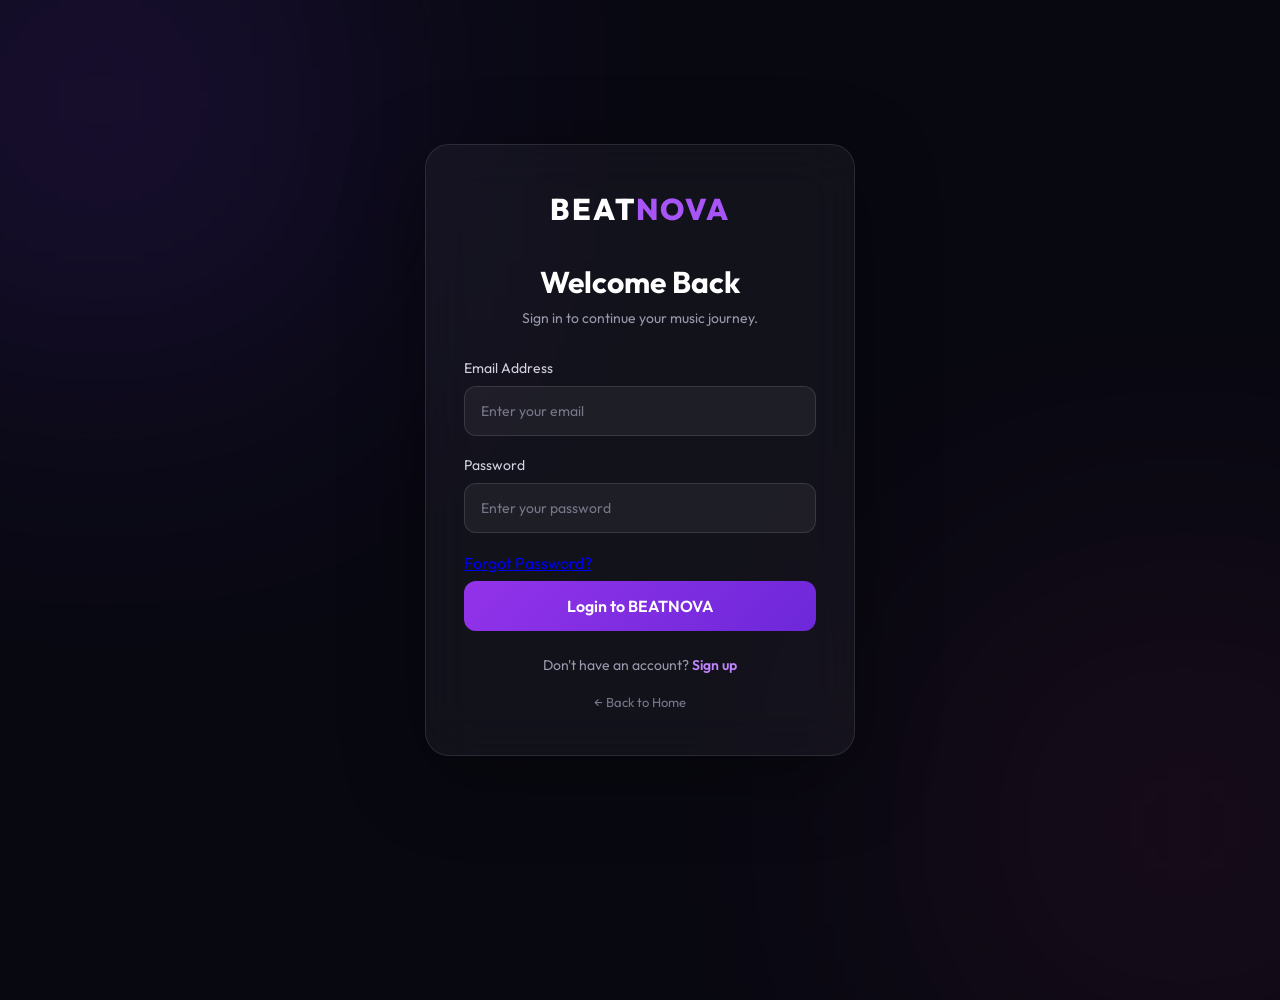
<file: templates/login.html>
<!DOCTYPE html>
<html lang="en">

<head>
    <meta charset="UTF-8">
    <meta name="viewport" content="width=device-width, initial-scale=1.0">
    <title>Login | BEATNOVA</title>

    <link href="https://fonts.googleapis.com/css2?family=Outfit:wght@300;400;500;600;700;800&display=swap"
        rel="stylesheet">

    <style>
        * {
            margin: 0;
            padding: 0;
            box-sizing: border-box;
            font-family: 'Outfit', sans-serif;
        }

        body {
            min-height: 100vh;
            display: flex;
            justify-content: center;
            align-items: center;
            background: #080811;
            color: white;
            overflow: hidden;
            padding: 20px;
        }

        .glow {
            position: absolute;
            width: 400px;
            height: 400px;
            background: #7c3aed;
            filter: blur(160px);
            opacity: 0.25;
            top: -100px;
            left: -100px;
        }

        .glow2 {
            position: absolute;
            width: 350px;
            height: 350px;
            background: #ec4899;
            filter: blur(160px);
            opacity: 0.15;
            bottom: -100px;
            right: -80px;
        }

        .login-card {
            position: relative;
            z-index: 1;
            width: 100%;
            max-width: 430px;
            padding: 45px 38px;
            border: 1px solid rgba(255, 255, 255, 0.1);
            border-radius: 24px;
            background: rgba(255, 255, 255, 0.045);
            backdrop-filter: blur(25px);
            box-shadow: 0 20px 80px rgba(0, 0, 0, 0.4);
            animation: appear 0.8s ease;
        }

        @keyframes appear {
            from {
                opacity: 0;
                transform: translateY(30px);
            }

            to {
                opacity: 1;
                transform: translateY(0);
            }
        }

        .logo {
            text-align: center;
            font-size: 30px;
            font-weight: 800;
            letter-spacing: 2px;
            margin-bottom: 35px;
        }

        .logo span {
            color: #a855f7;
        }

        h1 {
            text-align: center;
            font-size: 30px;
            margin-bottom: 8px;
        }

        .subtitle {
            text-align: center;
            color: #9999ad;
            font-size: 14px;
            margin-bottom: 32px;
        }

        .input-group {
            margin-bottom: 20px;
        }

        .input-group label {
            display: block;
            margin-bottom: 9px;
            font-size: 14px;
            color: #d1d1df;
        }

        .input-group input {
            width: 100%;
            padding: 15px 16px;
            border: 1px solid rgba(255, 255, 255, 0.12);
            border-radius: 12px;
            outline: none;
            background: rgba(255, 255, 255, 0.05);
            color: white;
            font-size: 14px;
            transition: 0.3s;
        }

        .input-group input:focus {
            border-color: #a855f7;
            box-shadow: 0 0 15px rgba(168, 85, 247, 0.2);
        }

        .input-group input::placeholder {
            color: #77778a;
        }

        .login-btn {
            width: 100%;
            padding: 15px;
            margin-top: 8px;
            border: none;
            border-radius: 12px;
            background: linear-gradient(135deg, #9333ea, #6d28d9);
            color: white;
            font-size: 16px;
            font-weight: 600;
            cursor: pointer;
            transition: 0.3s;
        }

        .login-btn:hover {
            transform: translateY(-2px);
            box-shadow: 0 8px 25px rgba(147, 51, 234, 0.4);
        }

        .signup-text {
            text-align: center;
            margin-top: 25px;
            color: #9999ad;
            font-size: 14px;
        }

        .signup-text a {
            color: #c084fc;
            text-decoration: none;
            font-weight: 600;
        }

        .back-link {
            display: block;
            text-align: center;
            margin-top: 20px;
            color: #77778a;
            text-decoration: none;
            font-size: 13px;
        }

        .back-link:hover {
            color: white;
        }

        @media (max-width: 480px) {
            .login-card {
                padding: 35px 24px;
            }
        }
    </style>
</head>

<body>

    <div class="glow"></div>
    <div class="glow2"></div>

    <div class="login-card">

        <div class="logo">BEAT<span>NOVA</span></div>

        <h1>Welcome Back</h1>
        <p class="subtitle">Sign in to continue your music journey.</p>

        <form action="/login" method="POST">

            <div class="input-group">
                <label for="email">Email Address</label>
                <input type="email" id="email" name="email" placeholder="Enter your email" required>
            </div>

            <div class="input-group">
                <label for="password">Password</label>
                <input type="password" id="password" name="password" placeholder="Enter your password" required>
            </div>
            <div class="forgot-password">
                <a href="/forgot-password">Forgot Password?</a>
            </div>

            <button type="submit" class="login-btn">
                Login to BEATNOVA
            </button>

        </form>

        <p class="signup-text">
            Don't have an account?
            <a href="/signup">Sign up</a>
        </p>

        <a href="/" class="back-link">← Back to Home</a>

    </div>
    <dialog id="deletePlaylistModal" class="delete-playlist-modal">

        <div class="delete-modal-icon">
            🗑
        </div>

        <h2>Delete Playlist?</h2>

        <p id="deletePlaylistMessage">
            Are you sure you want to delete this playlist?
        </p>

        <div class="delete-modal-actions">

            <button type="button" id="cancelDeletePlaylist" class="delete-cancel-btn">
                Cancel
            </button>

            <button type="button" id="confirmDeletePlaylist" class="delete-confirm-btn">
                Delete
            </button>

        </div>

    </dialog>

</body>

</html>
</file>
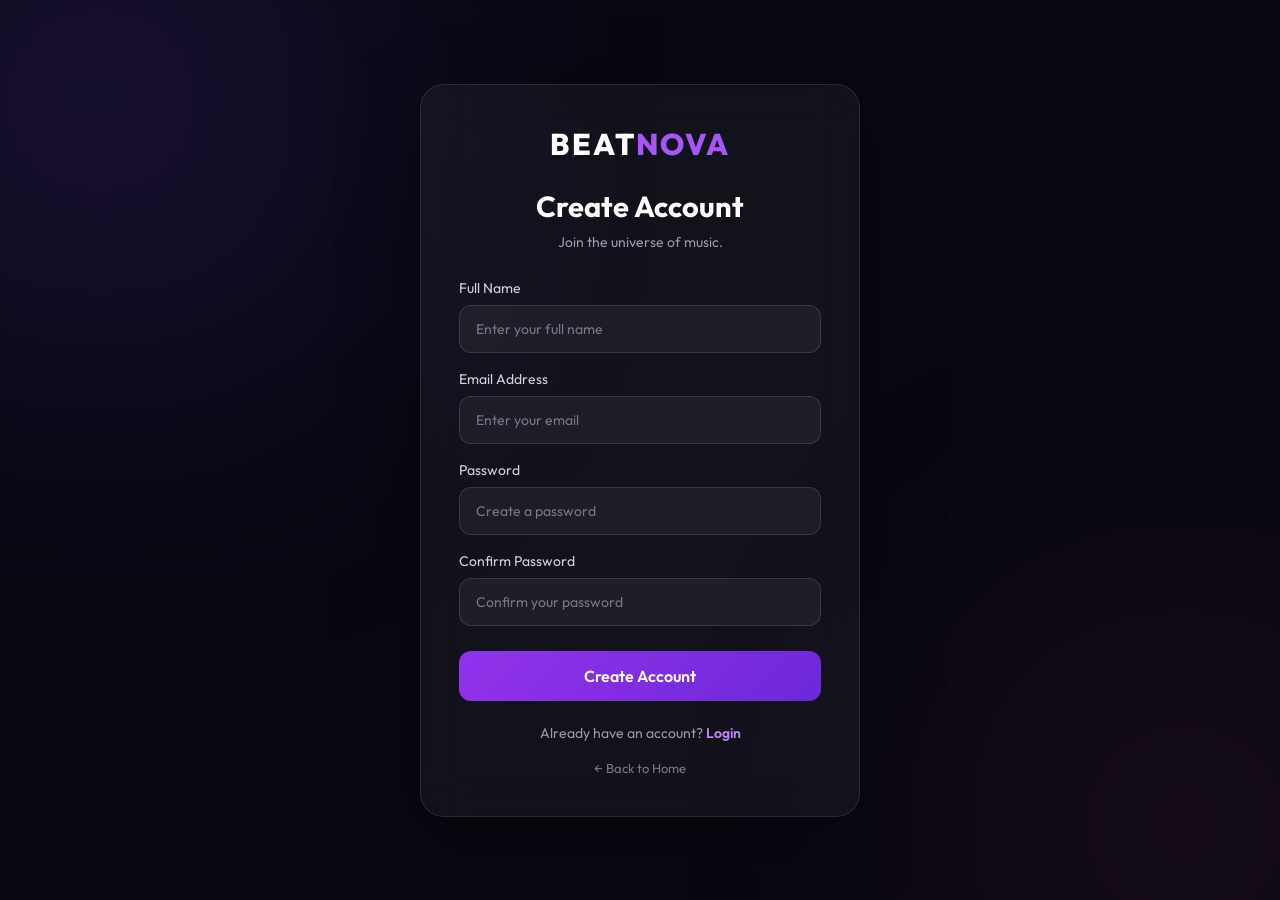
<file: templates/signup.html>
<!DOCTYPE html>
<html lang="en">
<head>
    <meta charset="UTF-8">
    <meta name="viewport" content="width=device-width, initial-scale=1.0">
    <title>Sign Up | BEATNOVA</title>

    <link href="https://fonts.googleapis.com/css2?family=Outfit:wght@300;400;500;600;700;800&display=swap" rel="stylesheet">

    <style>
        * {
            margin: 0;
            padding: 0;
            box-sizing: border-box;
            font-family: 'Outfit', sans-serif;
        }

        body {
            min-height: 100vh;
            display: flex;
            justify-content: center;
            align-items: center;
            background: #080811;
            color: white;
            padding: 30px 20px;
        }

        .glow {
            position: fixed;
            width: 400px;
            height: 400px;
            background: #7c3aed;
            filter: blur(160px);
            opacity: 0.25;
            top: -100px;
            left: -100px;
            pointer-events: none;
        }

        .glow2 {
            position: fixed;
            width: 350px;
            height: 350px;
            background: #ec4899;
            filter: blur(160px);
            opacity: 0.15;
            bottom: -100px;
            right: -80px;
            pointer-events: none;
        }

        .signup-card {
            position: relative;
            z-index: 1;
            width: 100%;
            max-width: 440px;
            padding: 40px 38px;
            border: 1px solid rgba(255,255,255,0.1);
            border-radius: 24px;
            background: rgba(255,255,255,0.045);
            backdrop-filter: blur(25px);
            box-shadow: 0 20px 80px rgba(0,0,0,0.4);
            animation: appear 0.8s ease;
        }

        @keyframes appear {
            from {
                opacity: 0;
                transform: translateY(30px);
            }
            to {
                opacity: 1;
                transform: translateY(0);
            }
        }

        .logo {
            text-align: center;
            font-size: 30px;
            font-weight: 800;
            letter-spacing: 2px;
            margin-bottom: 25px;
        }

        .logo span {
            color: #a855f7;
        }

        h1 {
            text-align: center;
            font-size: 29px;
            margin-bottom: 8px;
        }

        .subtitle {
            text-align: center;
            color: #9999ad;
            font-size: 14px;
            margin-bottom: 28px;
        }

        .input-group {
            margin-bottom: 17px;
        }

        .input-group label {
            display: block;
            margin-bottom: 8px;
            font-size: 14px;
            color: #d1d1df;
        }

        .input-group input {
            width: 100%;
            padding: 14px 16px;
            border: 1px solid rgba(255,255,255,0.12);
            border-radius: 12px;
            outline: none;
            background: rgba(255,255,255,0.05);
            color: white;
            font-size: 14px;
            transition: 0.3s;
        }

        .input-group input:focus {
            border-color: #a855f7;
            box-shadow: 0 0 15px rgba(168,85,247,0.2);
        }

        .input-group input::placeholder {
            color: #77778a;
        }

        .signup-btn {
            width: 100%;
            padding: 15px;
            margin-top: 8px;
            border: none;
            border-radius: 12px;
            background: linear-gradient(135deg, #9333ea, #6d28d9);
            color: white;
            font-size: 16px;
            font-weight: 600;
            cursor: pointer;
            transition: 0.3s;
        }

        .signup-btn:hover {
            transform: translateY(-2px);
            box-shadow: 0 8px 25px rgba(147,51,234,0.4);
        }

        .login-text {
            text-align: center;
            margin-top: 23px;
            color: #9999ad;
            font-size: 14px;
        }

        .login-text a {
            color: #c084fc;
            text-decoration: none;
            font-weight: 600;
        }

        .back-link {
            display: block;
            text-align: center;
            margin-top: 18px;
            color: #77778a;
            text-decoration: none;
            font-size: 13px;
        }

        .back-link:hover {
            color: white;
        }

        @media (max-width: 480px) {
            .signup-card {
                padding: 32px 24px;
            }
        }
    </style>
</head>

<body>

    <div class="glow"></div>
    <div class="glow2"></div>

    <div class="signup-card">

        <div class="logo">BEAT<span>NOVA</span></div>

        <h1>Create Account</h1>
        <p class="subtitle">Join the universe of music.</p>

        <form action="/signup" method="POST">

            <div class="input-group">
                <label for="name">Full Name</label>
                <input
                    type="text"
                    id="name"
                    name="name"
                    placeholder="Enter your full name"
                    required
                >
            </div>

            <div class="input-group">
                <label for="email">Email Address</label>
                <input
                    type="email"
                    id="email"
                    name="email"
                    placeholder="Enter your email"
                    required
                >
            </div>

            <div class="input-group">
                <label for="password">Password</label>
                <input
                    type="password"
                    id="password"
                    name="password"
                    placeholder="Create a password"
                    minlength="6"
                    required
                >
            </div>

            <div class="input-group">
                <label for="confirm-password">Confirm Password</label>
                <input
                    type="password"
                    id="confirm-password"
                    name="confirm_password"
                    placeholder="Confirm your password"
                    minlength="6"
                    required
                >
            </div>

            <button type="submit" class="signup-btn">
                Create Account
            </button>

        </form>

        <p class="login-text">
            Already have an account?
            <a href="/login">Login</a>
        </p>

        <a href="/" class="back-link">← Back to Home</a>

    </div>

</body>
</html>
</file>
